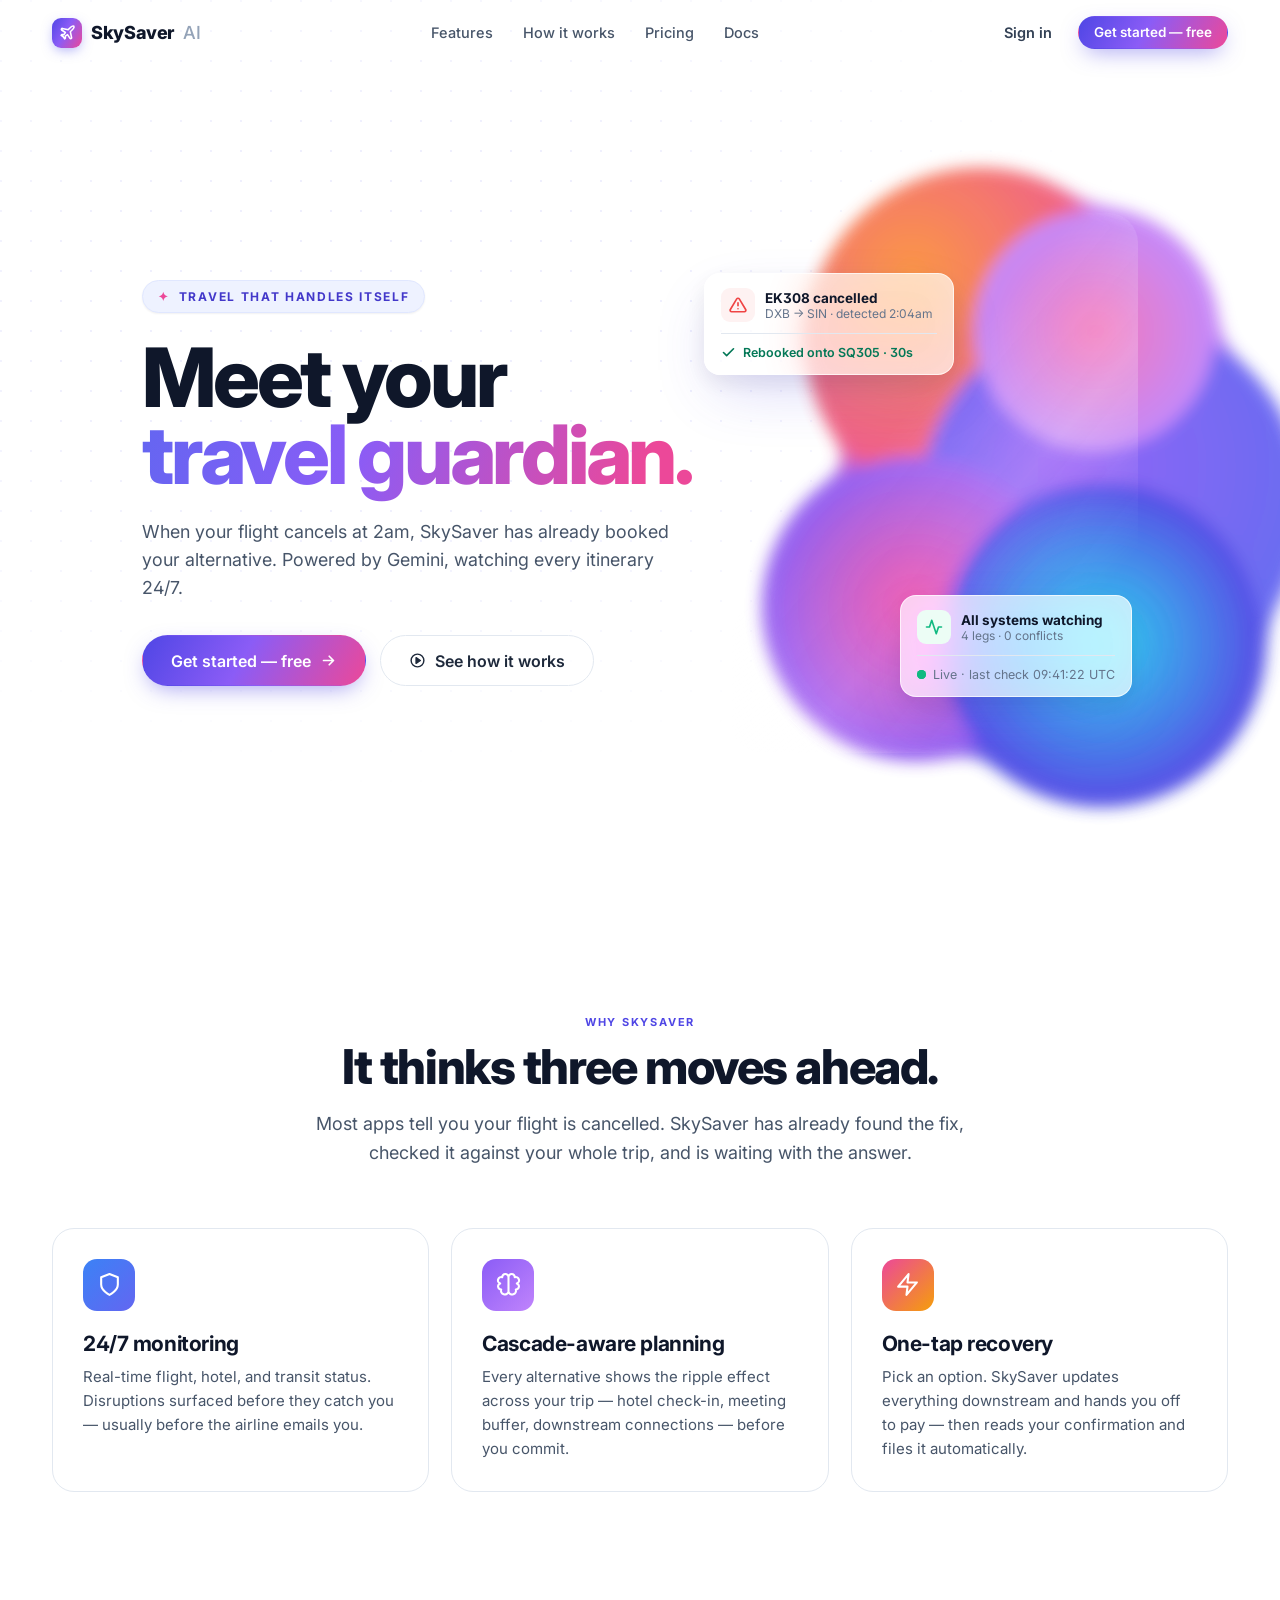
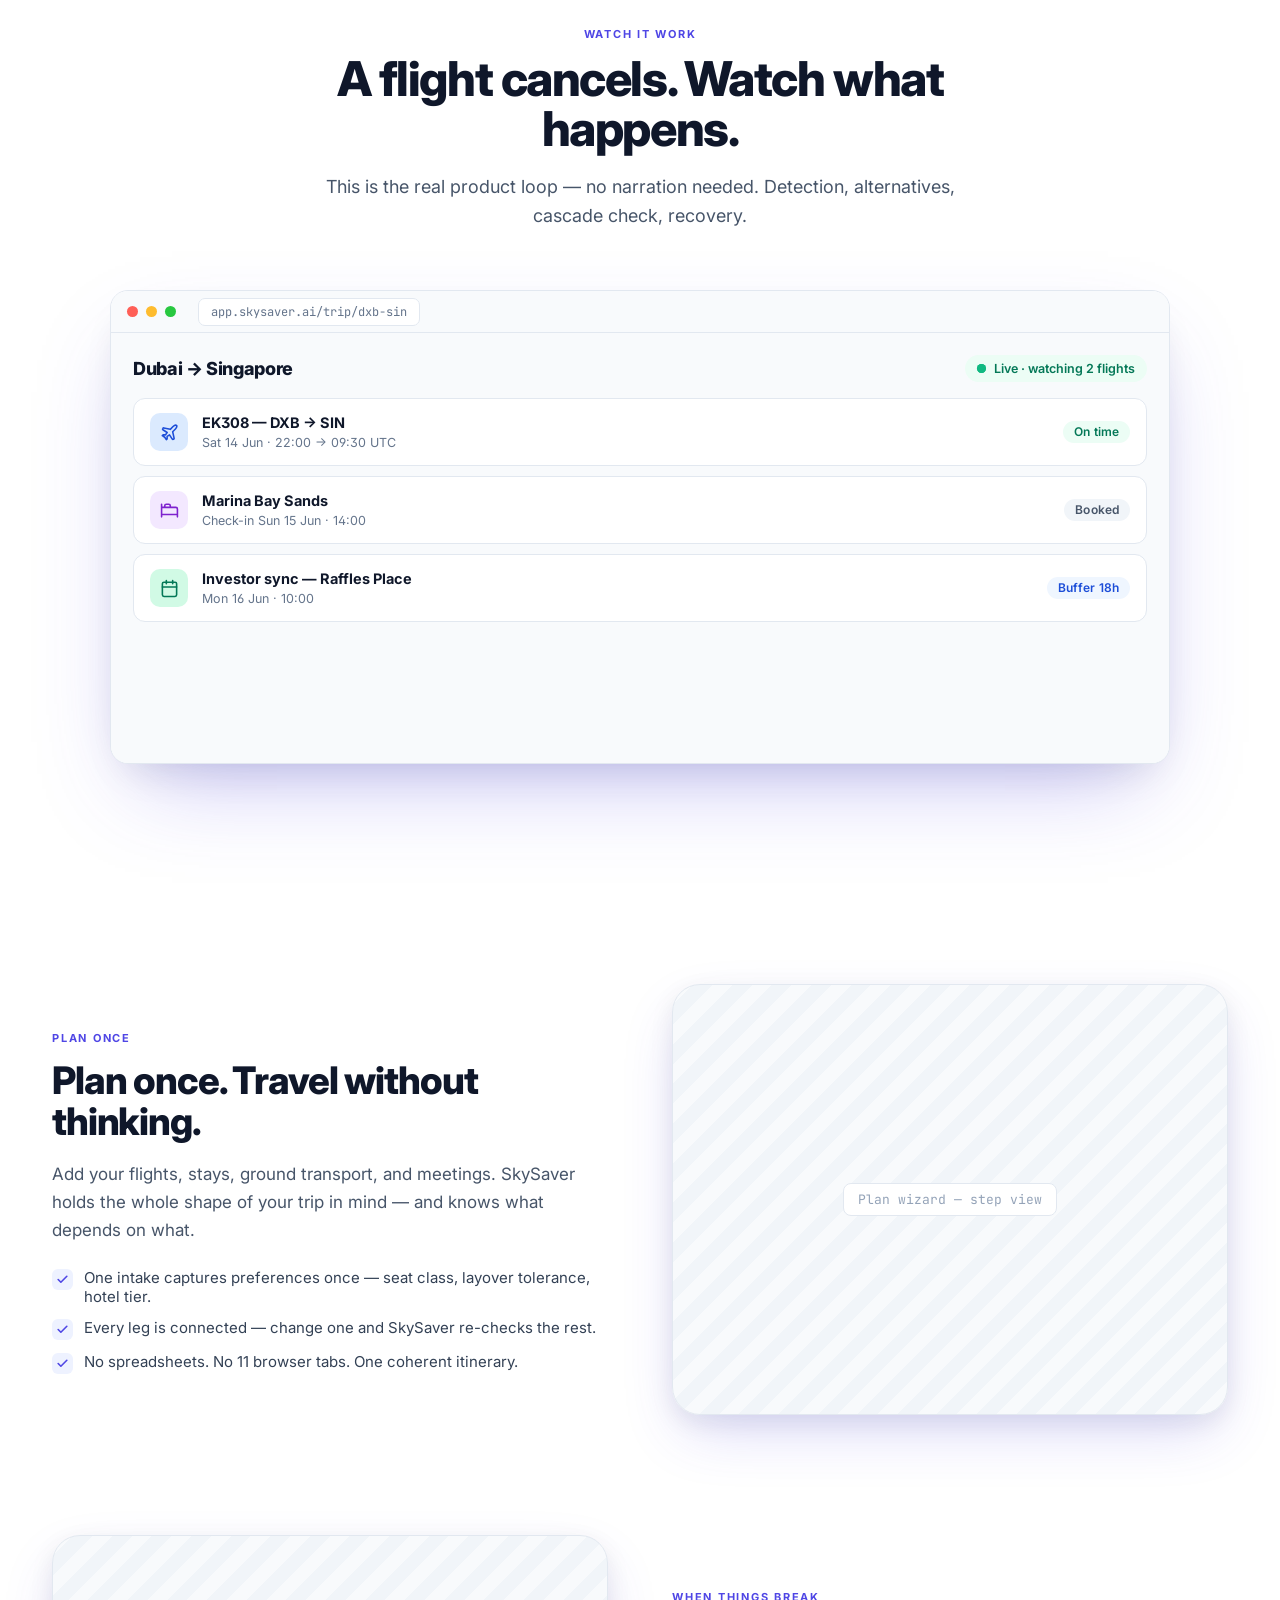
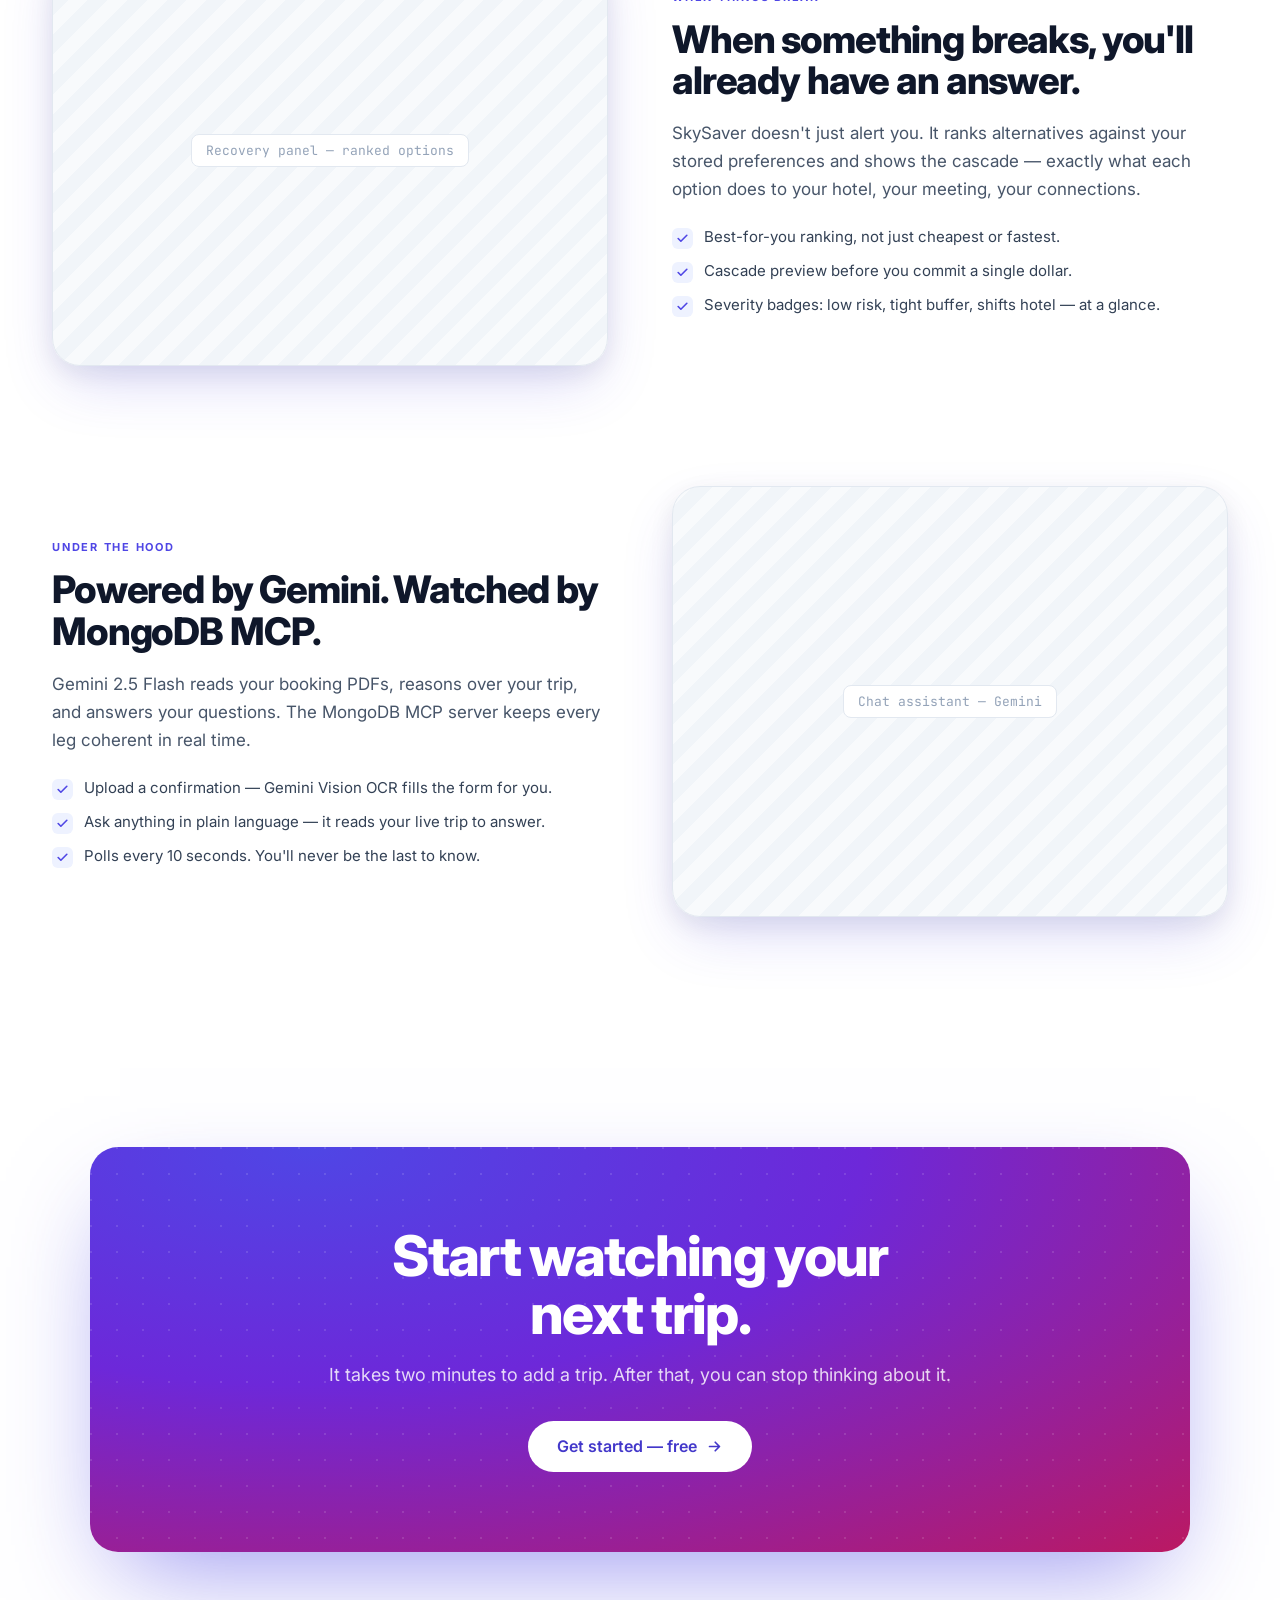
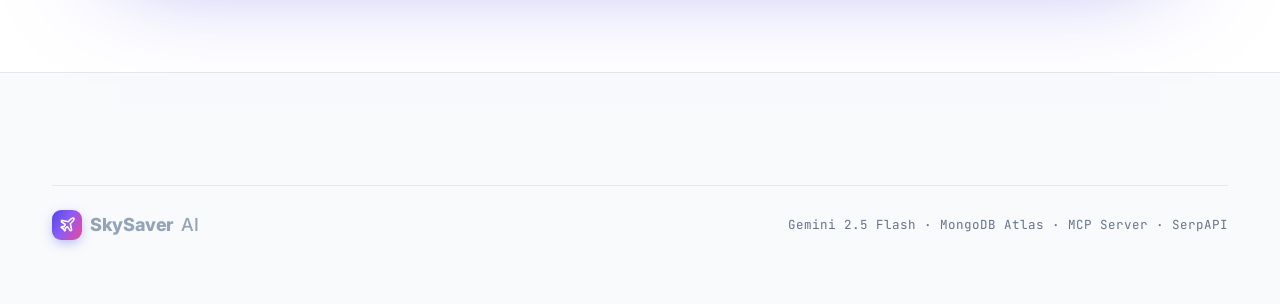
<file: frontend/index.html>
<!DOCTYPE html>
<html lang="en">
<head>
<meta charset="UTF-8" />
<meta name="viewport" content="width=device-width, initial-scale=1.0" />
<title>SkySaver AI — Travel that handles itself</title>
<link rel="stylesheet" href="styles/tokens.css" />
<style>
  body { background: #fff; overflow-x: hidden; }
  .wrap { max-width: 1240px; margin: 0 auto; padding: 0 32px; }
  a { color: inherit; }

  /* ============ NAV ============ */
  .nav {
    position: fixed; top: 0; left: 0; right: 0; z-index: 100;
    height: 66px; display: flex; align-items: center;
    transition: background .3s var(--ease), box-shadow .3s var(--ease), border-color .3s var(--ease);
    border-bottom: 1px solid transparent;
  }
  .nav.scrolled {
    background: rgba(255,255,255,.82); backdrop-filter: saturate(180%) blur(18px);
    border-bottom: 1px solid var(--slate-200); box-shadow: 0 1px 0 rgba(15,23,42,.02);
  }
  .nav .wrap { display:flex; align-items:center; justify-content:space-between; width:100%; }
  .brand { display:flex; align-items:center; gap:9px; font-weight:800; font-size:18px; letter-spacing:-.02em; text-decoration:none; }
  .brand .mark {
    width:30px; height:30px; border-radius:9px; background: var(--grad-brand);
    display:grid; place-items:center; box-shadow: 0 4px 12px -2px rgba(99,102,241,.5);
  }
  .brand .mark svg { width:17px; height:17px; color:#fff; }
  .nav-links { display:flex; gap:30px; }
  .nav-links a { text-decoration:none; font-size:14.5px; font-weight:500; color: var(--slate-600); transition: color .2s; }
  .nav-links a:hover { color: var(--slate-900); }
  .nav-right { display:flex; align-items:center; gap:12px; }
  .nav-right .signin { font-size:14.5px; font-weight:600; color: var(--slate-700); text-decoration:none; padding:9px 14px; border-radius:var(--r-full); transition: background .2s; }
  .nav-right .signin:hover { background: var(--slate-100); }

  /* ============ HERO ============ */
  .hero { position: relative; min-height: 100vh; display:flex; align-items:center; padding-top: 66px; overflow:hidden; }
  .hero-grid-bg {
    position:absolute; inset:0;
    background-image: radial-gradient(circle at 1px 1px, rgba(99,102,241,.10) 1px, transparent 0);
    background-size: 30px 30px;
    -webkit-mask-image: radial-gradient(ellipse 80% 70% at 30% 35%, #000 30%, transparent 75%);
    mask-image: radial-gradient(ellipse 80% 70% at 30% 35%, #000 30%, transparent 75%);
  }
  .hero .wrap { position:relative; z-index:2; display:grid; grid-template-columns: 1.15fr .85fr; gap: 40px; align-items:center; }

  .hero-pill {
    display:inline-flex; align-items:center; gap:9px;
    background: var(--indigo-50); color: var(--indigo-700);
    border:1px solid var(--indigo-100); font-size:12px; font-weight:700;
    letter-spacing:.14em; text-transform:uppercase; padding:8px 15px; border-radius:var(--r-full);
    box-shadow: var(--sh-xs); white-space:nowrap;
  }
  .hero-pill .spark { color: var(--pink-500); }
  h1.hero-h1 {
    font-size: clamp(48px, 6.4vw, 86px); line-height: .95; letter-spacing: -.04em;
    font-weight: 800; margin: 26px 0 0; color: var(--slate-900);
  }
  .hero-sub { font-size: clamp(17px,1.4vw,21px); line-height:1.55; color: var(--slate-600); max-width: 540px; margin: 24px 0 0; }
  .hero-cta { display:flex; gap:14px; margin-top: 34px; flex-wrap:wrap; }
  .metric-strip {
    margin-top: 40px; display:flex; gap:0; align-items:stretch;
    border:1px solid var(--slate-200); border-radius: var(--r-lg); overflow:hidden;
    background: rgba(255,255,255,.6); backdrop-filter: blur(6px); box-shadow: var(--sh-sm); width: fit-content;
  }
  .metric-strip .m { padding: 14px 22px; }
  .metric-strip .m + .m { border-left: 1px solid var(--slate-200); }
  .metric-strip .m b { display:block; font-size:21px; font-weight:800; letter-spacing:-.02em; color: var(--slate-900); }
  .metric-strip .m span { font-size:12.5px; color: var(--slate-500); }

  /* ---- flowing ribbon ---- */
  .ribbon-stage { position: relative; height: 540px; }
  .ribbon-frame {
    position:absolute; inset:-10% -30% -10% -5%;
    filter: url(#goo) blur(8px);
    opacity:.95;
  }
  .blob { position:absolute; border-radius:50%; mix-blend-mode: normal; will-change: transform; }
  .b1 { width:340px; height:340px; background: radial-gradient(circle at 30% 30%, #FB923C, #EC4899 70%); top:2%; left:18%; animation: float1 11s var(--ease) infinite alternate; }
  .b2 { width:380px; height:380px; background: radial-gradient(circle at 40% 40%, #8B5CF6, #6366F1 72%); top:24%; left:38%; animation: float2 13s var(--ease) infinite alternate; }
  .b3 { width:300px; height:300px; background: radial-gradient(circle at 50% 50%, #EC4899, #8B5CF6 72%); top:46%; left:10%; animation: float3 9.5s var(--ease) infinite alternate; }
  .b4 { width:320px; height:320px; background: radial-gradient(circle at 50% 50%, #22D3EE, #4F46E5 70%); top:50%; left:42%; animation: float4 12s var(--ease) infinite alternate; }
  .b5 { width:240px; height:240px; background: radial-gradient(circle at 50% 50%, #F472B6, #C084FC 72%); top:8%; left:48%; animation: float1 10s var(--ease) infinite alternate-reverse; }
  @keyframes float1 { to { transform: translate(-50px, 60px) scale(1.12); } }
  @keyframes float2 { to { transform: translate(40px, -50px) scale(.9); } }
  @keyframes float3 { to { transform: translate(60px, 40px) scale(1.15); } }
  @keyframes float4 { to { transform: translate(-40px, -60px) scale(.95); } }
  .ribbon-sheen {
    position:absolute; inset:0; border-radius: 30px; pointer-events:none;
    background: linear-gradient(130deg, rgba(255,255,255,.0) 40%, rgba(255,255,255,.25) 60%, transparent 80%);
    mix-blend-mode: overlay;
  }

  /* floating glass status card over ribbon */
  .float-card {
    position:absolute; z-index:3; background: rgba(255,255,255,.72);
    backdrop-filter: blur(20px) saturate(180%); border:1px solid rgba(255,255,255,.7);
    border-radius: var(--r-lg); box-shadow: var(--sh-lg); padding:14px 16px;
  }
  .fc-1 { top: 60px; left: -28px; width: 250px; animation: bob 6s var(--ease) infinite alternate; }
  .fc-2 { bottom: 56px; right: 6px; width: 232px; animation: bob 7s var(--ease) infinite alternate-reverse; }
  @keyframes bob { to { transform: translateY(-12px); } }
  .fc-row { display:flex; align-items:center; gap:10px; }
  .fc-ic { width:34px; height:34px; border-radius:9px; display:grid; place-items:center; flex-shrink:0; }
  .fc-ic svg { width:18px; height:18px; }
  .fc-title { font-size:13.5px; font-weight:700; color: var(--slate-900); }
  .fc-sub { font-size:12px; color: var(--slate-500); }
  .fc-line { height:1px; background: var(--slate-200); margin:11px 0; }
  .fc-resolved { display:flex; align-items:center; gap:7px; font-size:12.5px; font-weight:600; color:#047857; }

  /* ============ SECTION SCAFFOLD ============ */
  section { position: relative; }
  .sec-pad { padding: 110px 0; }
  .reveal { opacity:0; transform: translateY(22px); transition: opacity .7s var(--ease), transform .7s var(--ease); }
  .reveal.in { opacity:1; transform:none; }
  .sec-head { text-align:center; max-width: 680px; margin: 0 auto 60px; }
  .sec-head h2 { font-size: clamp(34px,4vw,48px); letter-spacing:-.03em; font-weight:800; margin: 12px 0 0; line-height:1.05; }
  .sec-head p { font-size:18px; color: var(--slate-600); line-height:1.6; margin: 18px 0 0; }

  /* ---- logo strip ---- */
  .logos { padding: 46px 0 10px; }
  .logos p { text-align:center; font-size:12.5px; letter-spacing:.14em; text-transform:uppercase; color: var(--slate-400); font-weight:600; margin:0 0 26px; }
  .logo-row { display:flex; justify-content:space-between; align-items:center; gap:24px; flex-wrap:wrap; opacity:.62; filter: grayscale(1); }
  .logo-row .lg { font-weight:800; font-size:19px; letter-spacing:-.02em; color: var(--slate-500); display:flex; align-items:center; gap:7px; }
  .logo-row .lg svg { width:20px; height:20px; }

  /* ---- feature triad ---- */
  .triad { display:grid; grid-template-columns: repeat(3,1fr); gap:22px; }
  .feat {
    background:#fff; border:1px solid var(--slate-200); border-radius: var(--r-xl); padding: 30px;
    transition: transform .3s var(--ease), box-shadow .3s var(--ease), border-color .3s var(--ease);
  }
  .feat:hover { transform: translateY(-3px); box-shadow: var(--sh-glow); border-color: var(--indigo-100); }
  .feat-ic { width:52px; height:52px; border-radius: 14px; display:grid; place-items:center; margin-bottom:20px; }
  .feat-ic svg { width:25px; height:25px; color:#fff; }
  .feat h3 { font-size:21px; letter-spacing:-.02em; margin:0 0 9px; font-weight:700; }
  .feat p { font-size:15px; line-height:1.6; color: var(--slate-600); margin:0; }

  /* ---- product demo ---- */
  .demo-frame {
    max-width: 1060px; margin: 0 auto; border-radius: 18px; overflow:hidden;
    border:1px solid var(--slate-200); background:#fff;
    box-shadow: 0 40px 90px -30px rgba(79,70,229,.35), 0 18px 40px -20px rgba(15,23,42,.18);
  }
  .demo-bar { height:42px; background: var(--slate-50); border-bottom:1px solid var(--slate-200); display:flex; align-items:center; padding:0 16px; gap:8px; }
  .demo-bar .dot { width:11px; height:11px; border-radius:50%; }
  .demo-url { margin-left: 14px; background:#fff; border:1px solid var(--slate-200); border-radius:7px; font-size:12px; color: var(--slate-500); padding:5px 12px; font-family: var(--font-mono); }
  .demo-body { position:relative; min-height: 430px; background: var(--slate-50); padding: 22px; overflow:hidden; }

  .dm-head { display:flex; align-items:center; justify-content:space-between; margin-bottom:16px; }
  .dm-title { font-weight:800; font-size:18px; letter-spacing:-.02em; }
  .dm-live { display:flex; align-items:center; gap:8px; font-size:12.5px; font-weight:600; color:#047857; background: var(--emerald-50); padding:6px 12px; border-radius: var(--r-full); }
  .leg {
    background:#fff; border:1px solid var(--slate-200); border-radius: var(--r-md); padding:14px 16px; margin-bottom:10px;
    display:flex; align-items:center; gap:14px; transition: all .4s var(--ease);
  }
  .leg .lic { width:38px; height:38px; border-radius:10px; display:grid; place-items:center; flex-shrink:0; }
  .leg .lic svg { width:19px; height:19px; }
  .leg .lt { flex:1; }
  .leg .lt b { font-size:14.5px; display:block; }
  .leg .lt span { font-size:12.5px; color: var(--slate-500); }

  .dm-alert {
    position:absolute; left:22px; right:22px; top:-120px; z-index:5;
    background: linear-gradient(120deg, #FEF2F2, #FEE2E2); border:1px solid #FCA5A5;
    border-radius: var(--r-md); padding:14px 16px; display:flex; align-items:center; gap:13px;
    box-shadow: 0 14px 30px -8px rgba(239,68,68,.4); opacity:0; transition: all .5s var(--ease);
  }
  .dm-alert.show { top:22px; opacity:1; }
  .dm-alert .sic { width:38px; height:38px; border-radius:10px; background:#EF4444; color:#fff; display:grid; place-items:center; flex-shrink:0; }
  .dm-alert .sic svg { width:20px; height:20px; animation: spin 3s linear infinite; }
  @keyframes spin { to { transform: rotate(360deg); } }
  .dm-alert b { font-size:14px; color:#991B1B; display:block; }
  .dm-alert span { font-size:12.5px; color:#B91C1C; }

  .dm-options { position:absolute; left:22px; right:22px; top:104px; z-index:4; opacity:0; transition: opacity .5s var(--ease); }
  .dm-options.show { opacity:1; }
  .opt {
    background:#fff; border:1px solid var(--slate-200); border-radius: var(--r-md); padding:13px 15px; margin-bottom:9px;
    display:flex; align-items:center; gap:14px; transform: translateY(14px); opacity:0;
    transition: all .45s var(--ease), border-color .25s, box-shadow .25s;
  }
  .dm-options.show .opt { transform:none; opacity:1; }
  .dm-options.show .opt:nth-child(2){ transition-delay:.08s; }
  .dm-options.show .opt:nth-child(3){ transition-delay:.16s; }
  .opt.picked { border-color: var(--indigo-500); box-shadow: 0 0 0 3px rgba(99,102,241,.16); }
  .opt .oair { font-weight:700; font-size:14.5px; flex:1; }
  .opt .oprice { font-weight:800; font-size:17px; letter-spacing:-.02em; }
  .opt .ometa { font-size:12px; color: var(--slate-500); }

  .dm-recovered {
    position:absolute; inset:0; background: rgba(248,250,252,.86); backdrop-filter: blur(3px);
    display:grid; place-items:center; opacity:0; pointer-events:none; transition: opacity .5s var(--ease); z-index:6;
  }
  .dm-recovered.show { opacity:1; }
  .rec-card { text-align:center; }
  .rec-check { width:72px; height:72px; border-radius:50%; background: var(--emerald-500); display:grid; place-items:center; margin:0 auto 18px; box-shadow: 0 16px 40px -10px rgba(16,185,129,.6); animation: pop .5s var(--ease); }
  @keyframes pop { 0% { transform: scale(.4); opacity:0; } 100% { transform: scale(1); opacity:1; } }
  .rec-check svg { width:38px; height:38px; color:#fff; }
  .rec-card b { font-size:22px; letter-spacing:-.02em; display:block; }
  .rec-card span { font-size:14px; color: var(--slate-600); }

  /* ---- alternating long-form ---- */
  .lf { display:grid; grid-template-columns: 1fr 1fr; gap:64px; align-items:center; }
  .lf.rev .lf-text { order:2; }
  .lf + .lf { margin-top: 120px; }
  .lf-text h3 { font-size: clamp(28px,3vw,38px); letter-spacing:-.03em; font-weight:800; line-height:1.08; margin:14px 0 0; }
  .lf-text p { font-size:17px; line-height:1.65; color: var(--slate-600); margin:18px 0 0; }
  .lf-text ul { list-style:none; padding:0; margin:24px 0 0; display:flex; flex-direction:column; gap:12px; }
  .lf-text li { display:flex; align-items:flex-start; gap:11px; font-size:15px; color: var(--slate-700); }
  .lf-text li .ck { width:21px; height:21px; border-radius:6px; background: var(--indigo-50); color: var(--indigo-600); display:grid; place-items:center; flex-shrink:0; margin-top:1px; }
  .lf-text li .ck svg { width:13px; height:13px; }
  .lf-visual { border-radius: var(--r-2xl); overflow:hidden; border:1px solid var(--slate-200); box-shadow: var(--sh-lg); aspect-ratio: 4/3.1; position:relative; }

  /* ---- big quote ---- */
  .quote-card {
    max-width: 920px; margin:0 auto; background: linear-gradient(135deg, #faf5ff, #eef2ff);
    border:1px solid var(--indigo-100); border-radius: var(--r-2xl); padding: 56px; text-align:center; position:relative; overflow:hidden;
  }
  .quote-card .qmark { font-size:120px; font-weight:800; color: var(--violet-400); opacity:.32; position:absolute; top:-10px; left:34px; font-family:Georgia,serif; line-height:1; }
  .quote-card blockquote { font-size: clamp(22px,2.4vw,30px); line-height:1.4; letter-spacing:-.02em; font-weight:600; font-style:italic; color: var(--slate-800); margin:0; position:relative; z-index:1; }
  .quote-by { display:flex; align-items:center; justify-content:center; gap:13px; margin-top:30px; }
  .quote-av { width:46px; height:46px; border-radius:50%; background: var(--grad-brand); display:grid; place-items:center; color:#fff; font-weight:700; }
  .quote-by .qn b { display:block; font-size:15px; }
  .quote-by .qn span { font-size:13px; color: var(--slate-500); }

  /* ---- pricing ---- */
  .price-grid { display:grid; grid-template-columns: repeat(3,1fr); gap:22px; align-items:stretch; }
  .price {
    background:#fff; border:1px solid var(--slate-200); border-radius: var(--r-2xl); padding: 32px; display:flex; flex-direction:column;
    transition: transform .3s var(--ease), box-shadow .3s var(--ease);
  }
  .price:hover { transform: translateY(-4px); box-shadow: var(--sh-lg); }
  .price.feature { border:1.5px solid transparent; background:
     linear-gradient(#fff,#fff) padding-box,
     var(--grad-brand) border-box; box-shadow: var(--sh-glow); position:relative; }
  .price.feature::before { content:'MOST POPULAR'; position:absolute; top:-11px; left:50%; transform:translateX(-50%); background: var(--grad-brand); color:#fff; font-size:10.5px; font-weight:700; letter-spacing:.12em; padding:5px 13px; border-radius: var(--r-full); }
  .price .pname { font-size:14px; font-weight:700; letter-spacing:.02em; color: var(--indigo-600); }
  .price .pprice { font-size:46px; font-weight:800; letter-spacing:-.03em; margin:14px 0 2px; }
  .price .pprice small { font-size:16px; font-weight:600; color: var(--slate-400); }
  .price .pdesc { font-size:14px; color: var(--slate-500); min-height:40px; }
  .price ul { list-style:none; padding:0; margin:22px 0; display:flex; flex-direction:column; gap:12px; flex:1; }
  .price li { display:flex; gap:10px; align-items:flex-start; font-size:14.5px; color: var(--slate-700); }
  .price li svg { width:17px; height:17px; color: var(--emerald-500); flex-shrink:0; margin-top:2px; }

  /* ---- final CTA ---- */
  .final-cta { padding: 120px 32px; }
  .fc-box {
    max-width: 1100px; margin:0 auto; border-radius: var(--r-2xl); padding: 80px 48px; text-align:center; position:relative; overflow:hidden;
    background: radial-gradient(120% 140% at 20% 0%, #4F46E5 0%, #6D28D9 42%, #BE185D 100%);
    box-shadow: 0 40px 100px -30px rgba(79,70,229,.6);
  }
  .fc-box .glow { position:absolute; inset:0; background-image: radial-gradient(circle at 1px 1px, rgba(255,255,255,.12) 1px, transparent 0); background-size:26px 26px; }
  .fc-box h2 { color:#fff; font-size: clamp(34px,4.4vw,56px); letter-spacing:-.03em; font-weight:800; line-height:1.04; margin:0; position:relative; }
  .fc-box p { color: rgba(255,255,255,.82); font-size:18px; margin:20px 0 36px; position:relative; }
  .btn-white { background:#fff; color: var(--indigo-700); }
  .btn-white:hover { transform: translateY(-2px); box-shadow: 0 16px 40px -10px rgba(0,0,0,.3); }

  /* ---- footer ---- */
  footer { border-top:1px solid var(--slate-200); padding: 64px 0 40px; background: var(--slate-50); }
  .foot-grid { display:grid; grid-template-columns: 1.6fr repeat(4,1fr); gap:40px; }
  .foot-brand p { font-size:14px; color: var(--slate-500); line-height:1.6; margin:16px 0 20px; max-width:260px; }
  .foot-soc { display:flex; gap:10px; }
  .foot-soc a { width:36px; height:36px; border-radius:9px; border:1px solid var(--slate-200); display:grid; place-items:center; color: var(--slate-500); transition: all .2s; background:#fff; }
  .foot-soc a:hover { color: var(--indigo-600); border-color: var(--indigo-200); transform: translateY(-2px); }
  .foot-soc a svg { width:17px; height:17px; }
  .foot-col h4 { font-size:13px; font-weight:700; letter-spacing:.04em; text-transform:uppercase; color: var(--slate-400); margin:0 0 16px; }
  .foot-col a { display:block; font-size:14.5px; color: var(--slate-600); text-decoration:none; margin-bottom:11px; transition: color .2s; }
  .foot-col a:hover { color: var(--indigo-600); }
  .foot-bottom { display:flex; justify-content:space-between; align-items:center; margin-top:48px; padding-top:24px; border-top:1px solid var(--slate-200); font-size:13px; color: var(--slate-400); }

  @media (max-width: 980px) {
    .hero .wrap { grid-template-columns: 1fr; } .ribbon-stage { display:none; }
    .triad, .price-grid { grid-template-columns: 1fr; }
    .lf { grid-template-columns: 1fr; } .lf.rev .lf-text { order:0; }
    .nav-links { display:none; } .foot-grid { grid-template-columns: 1fr 1fr; }
  }
</style>
</head>
<body>

<!-- SVG filters for the flowing ribbon -->
<svg width="0" height="0" style="position:absolute">
  <defs>
    <filter id="goo">
      <feGaussianBlur in="SourceGraphic" stdDeviation="18" result="blur"/>
      <feColorMatrix in="blur" mode="matrix" values="1 0 0 0 0  0 1 0 0 0  0 0 1 0 0  0 0 0 22 -8" result="goo"/>
      <feBlend in="SourceGraphic" in2="goo"/>
    </filter>
  </defs>
</svg>

<!-- ============ NAV ============ -->
<nav class="nav" id="nav">
  <div class="wrap">
    <a class="brand" href="/index.html">
      <span class="mark"><svg viewBox="0 0 24 24" fill="none" stroke="currentColor" stroke-width="2.2" stroke-linecap="round" stroke-linejoin="round"><path d="M17.8 19.2 16 11l3.5-3.5C21 6 21.5 4 21 3c-1-.5-3 0-4.5 1.5L13 8 4.8 6.2c-.5-.1-.9.1-1.1.5l-.3.5c-.2.5-.1 1 .3 1.3L9 12l-2 3H4l-1 1 3 2 2 3 1-1v-3l3-2 3.5 5.3c.3.4.8.5 1.3.3l.5-.2c.4-.3.6-.7.5-1.2z"/></svg></span>
      SkySaver <span style="font-weight:500;color:var(--slate-400)">AI</span>
    </a>
    <div class="nav-links">
      <a href="#features">Features</a>
      <a href="#how">How it works</a>
      <a href="#pricing">Pricing</a>
      <a href="/auth.html">Docs</a>
    </div>
    <div class="nav-right">
      <a class="signin" href="/auth.html">Sign in</a>
      <a class="btn btn-primary btn-sm" href="/auth.html">Get started — free</a>
    </div>
  </div>
</nav>

<!-- ============ HERO ============ -->
<header class="hero">
  <div class="hero-grid-bg"></div>
  <div class="wrap">
    <div class="hero-left">
      <span class="hero-pill"><span class="spark">✦</span> Travel that handles itself</span>
      <h1 class="hero-h1">Meet your<br><span class="grad-text">travel guardian.</span></h1>
      <p class="hero-sub">When your flight cancels at 2am, SkySaver has already booked your alternative. Powered by Gemini, watching every itinerary 24/7.</p>
      <div class="hero-cta">
        <a class="btn btn-primary btn-lg" href="/auth.html">Get started — free
          <svg viewBox="0 0 24 24" width="17" fill="none" stroke="currentColor" stroke-width="2.4" stroke-linecap="round" stroke-linejoin="round"><path d="M5 12h14M13 6l6 6-6 6"/></svg>
        </a>
        <a class="btn btn-ghost btn-lg" href="#how">
          <svg viewBox="0 0 24 24" width="17" fill="none" stroke="currentColor" stroke-width="2" stroke-linecap="round" stroke-linejoin="round"><circle cx="12" cy="12" r="9"/><path d="M10 8l6 4-6 4z" fill="currentColor"/></svg>
          See how it works</a>
      </div>
    </div>

    <div class="ribbon-stage">
      <div class="ribbon-frame">
        <div class="blob b1"></div><div class="blob b2"></div><div class="blob b3"></div><div class="blob b4"></div><div class="blob b5"></div>
      </div>
      <div class="ribbon-sheen"></div>

      <div class="float-card fc-1">
        <div class="fc-row">
          <div class="fc-ic" style="background:var(--red-50);color:var(--red-500)">
            <svg viewBox="0 0 24 24" fill="none" stroke="currentColor" stroke-width="2.2" stroke-linecap="round"><path d="M10.3 3.9 1.8 18a2 2 0 0 0 1.7 3h17a2 2 0 0 0 1.7-3L13.7 3.9a2 2 0 0 0-3.4 0z"/><path d="M12 9v4M12 17h.01"/></svg>
          </div>
          <div><div class="fc-title">EK308 cancelled</div><div class="fc-sub">DXB → SIN · detected 2:04am</div></div>
        </div>
        <div class="fc-line"></div>
        <div class="fc-resolved">
          <svg viewBox="0 0 24 24" width="15" fill="none" stroke="currentColor" stroke-width="2.6" stroke-linecap="round" stroke-linejoin="round"><path d="M20 6 9 17l-5-5"/></svg>
          Rebooked onto SQ305 · 30s
        </div>
      </div>

      <div class="float-card fc-2">
        <div class="fc-row">
          <div class="fc-ic" style="background:var(--emerald-50);color:var(--emerald-500)">
            <svg viewBox="0 0 24 24" fill="none" stroke="currentColor" stroke-width="2.2" stroke-linecap="round" stroke-linejoin="round"><path d="M22 12h-4l-3 9L9 3l-3 9H2"/></svg>
          </div>
          <div><div class="fc-title">All systems watching</div><div class="fc-sub">4 legs · 0 conflicts</div></div>
        </div>
        <div class="fc-line"></div>
        <div style="display:flex;align-items:center;gap:7px;font-size:12.5px;color:var(--slate-500)">
          <span class="ping"><i></i></span> Live · last check 09:41:22 UTC
        </div>
      </div>
    </div>
  </div>
</header>


<!-- ============ FEATURES ============ -->
<section class="sec-pad" id="features">
  <div class="wrap">
    <div class="sec-head reveal">
      <span class="eyebrow">Why SkySaver</span>
      <h2>It thinks three moves ahead.</h2>
      <p>Most apps tell you your flight is cancelled. SkySaver has already found the fix, checked it against your whole trip, and is waiting with the answer.</p>
    </div>
    <div class="triad">
      <div class="feat reveal">
        <div class="feat-ic" style="background:linear-gradient(135deg,#3B82F6,#6366F1)">
          <svg viewBox="0 0 24 24" fill="none" stroke="currentColor" stroke-width="2" stroke-linecap="round" stroke-linejoin="round"><path d="M12 22s8-4 8-10V5l-8-3-8 3v7c0 6 8 10 8 10z"/></svg>
        </div>
        <h3>24/7 monitoring</h3>
        <p>Real-time flight, hotel, and transit status. Disruptions surfaced before they catch you — usually before the airline emails you.</p>
      </div>
      <div class="feat reveal">
        <div class="feat-ic" style="background:linear-gradient(135deg,#8B5CF6,#C084FC)">
          <svg viewBox="0 0 24 24" fill="none" stroke="currentColor" stroke-width="2" stroke-linecap="round" stroke-linejoin="round"><path d="M12 5a3 3 0 1 0-5.99.1A3 3 0 0 0 4 11a3 3 0 0 0 1 5.83A3 3 0 0 0 12 19m0-14a3 3 0 1 1 5.99.1A3 3 0 0 1 20 11a3 3 0 0 1-1 5.83A3 3 0 0 1 12 19m0-14v14"/></svg>
        </div>
        <h3>Cascade-aware planning</h3>
        <p>Every alternative shows the ripple effect across your trip — hotel check-in, meeting buffer, downstream connections — before you commit.</p>
      </div>
      <div class="feat reveal">
        <div class="feat-ic" style="background:linear-gradient(135deg,#EC4899,#F59E0B)">
          <svg viewBox="0 0 24 24" fill="none" stroke="currentColor" stroke-width="2" stroke-linecap="round" stroke-linejoin="round"><path d="M13 2 3 14h9l-1 8 10-12h-9z"/></svg>
        </div>
        <h3>One-tap recovery</h3>
        <p>Pick an option. SkySaver updates everything downstream and hands you off to pay — then reads your confirmation and files it automatically.</p>
      </div>
    </div>
  </div>
</section>

<!-- ============ PRODUCT DEMO ============ -->
<section class="sec-pad" id="how" style="padding-top:20px;">
  <div class="wrap">
    <div class="sec-head reveal">
      <span class="eyebrow">Watch it work</span>
      <h2>A flight cancels. Watch what happens.</h2>
      <p>This is the real product loop — no narration needed. Detection, alternatives, cascade check, recovery.</p>
    </div>
    <div class="demo-frame reveal">
      <div class="demo-bar">
        <span class="dot" style="background:#FF5F57"></span><span class="dot" style="background:#FEBC2E"></span><span class="dot" style="background:#28C840"></span>
        <span class="demo-url">app.skysaver.ai/trip/dxb-sin</span>
      </div>
      <div class="demo-body" id="demoBody">
        <div class="dm-head">
          <div class="dm-title">Dubai → Singapore</div>
          <div class="dm-live"><span class="ping"><i></i></span> Live · watching 2 flights</div>
        </div>

        <div class="leg" id="leg1">
          <div class="lic" style="background:var(--flight-to);color:var(--flight-ink)"><svg viewBox="0 0 24 24" fill="none" stroke="currentColor" stroke-width="2" stroke-linecap="round" stroke-linejoin="round"><path d="M17.8 19.2 16 11l3.5-3.5C21 6 21.5 4 21 3c-1-.5-3 0-4.5 1.5L13 8 4.8 6.2c-.5-.1-.9.1-1.1.5l-.3.5c-.2.5-.1 1 .3 1.3L9 12l-2 3H4l-1 1 3 2 2 3 1-1v-3l3-2 3.5 5.3c.3.4.8.5 1.3.3l.5-.2c.4-.3.6-.7.5-1.2z"/></svg></div>
          <div class="lt"><b>EK308 — DXB → SIN</b><span>Sat 14 Jun · 22:00 → 09:30 UTC</span></div>
          <span class="badge badge-success" id="leg1badge">On time</span>
        </div>
        <div class="leg">
          <div class="lic" style="background:var(--hotel-to);color:var(--hotel-ink)"><svg viewBox="0 0 24 24" fill="none" stroke="currentColor" stroke-width="2" stroke-linecap="round" stroke-linejoin="round"><path d="M2 4v16M2 8h18a2 2 0 0 1 2 2v10M2 17h20M6 8V6a2 2 0 0 1 2-2h3a2 2 0 0 1 2 2v2"/></svg></div>
          <div class="lt"><b>Marina Bay Sands</b><span>Check-in Sun 15 Jun · 14:00</span></div>
          <span class="badge badge-neutral">Booked</span>
        </div>
        <div class="leg">
          <div class="lic" style="background:var(--meeting-to);color:var(--meeting-ink)"><svg viewBox="0 0 24 24" fill="none" stroke="currentColor" stroke-width="2" stroke-linecap="round" stroke-linejoin="round"><rect x="3" y="4" width="18" height="18" rx="2"/><path d="M16 2v4M8 2v4M3 10h18"/></svg></div>
          <div class="lt"><b>Investor sync — Raffles Place</b><span>Mon 16 Jun · 10:00</span></div>
          <span class="badge badge-info">Buffer 18h</span>
        </div>

        <!-- injected states -->
        <div class="dm-alert" id="dmAlert">
          <div class="sic"><svg viewBox="0 0 24 24" fill="none" stroke="currentColor" stroke-width="2.2" stroke-linecap="round" stroke-linejoin="round"><path d="M18 8a6 6 0 0 0-12 0c0 7-3 9-3 9h18s-3-2-3-9M13.7 21a2 2 0 0 1-3.4 0"/></svg></div>
          <div style="flex:1"><b>EK308 cancelled by carrier</b><span>Searching Google Flights for alternatives that fit your trip…</span></div>
        </div>

        <div class="dm-options" id="dmOptions">
          <div class="opt" id="opt1"><div class="oair">Singapore Airlines · SQ305<div class="ometa">DXB → SIN · 7h 25m · nonstop</div></div><span class="badge badge-success">Low risk</span><div class="oprice">$540</div></div>
          <div class="opt"><div class="oair">Qatar Airways · QR1376<div class="ometa">DXB → DOH → SIN · 11h 10m · 1 stop</div></div><span class="badge badge-warn">Tight buffer</span><div class="oprice">$478</div></div>
          <div class="opt"><div class="oair">Emirates · EK354<div class="ometa">DXB → SIN · 7h 40m · nonstop</div></div><span class="badge badge-info">Shifts hotel</span><div class="oprice">$612</div></div>
        </div>

        <div class="dm-recovered" id="dmRecovered">
          <div class="rec-card">
            <div class="rec-check"><svg viewBox="0 0 24 24" fill="none" stroke="currentColor" stroke-width="3" stroke-linecap="round" stroke-linejoin="round"><path d="M20 6 9 17l-5-5"/></svg></div>
            <b>Rebooked onto SQ305</b>
            <span>Hotel shifted 2h later. Meeting still on time.</span>
          </div>
        </div>
      </div>
    </div>
  </div>
</section>

<!-- ============ LONG-FORM ============ -->
<section class="sec-pad">
  <div class="wrap">
    <div class="lf reveal">
      <div class="lf-text">
        <span class="eyebrow">Plan once</span>
        <h3>Plan once. Travel without thinking.</h3>
        <p>Add your flights, stays, ground transport, and meetings. SkySaver holds the whole shape of your trip in mind — and knows what depends on what.</p>
        <ul>
          <li><span class="ck"><svg viewBox="0 0 24 24" fill="none" stroke="currentColor" stroke-width="3" stroke-linecap="round" stroke-linejoin="round"><path d="M20 6 9 17l-5-5"/></svg></span> One intake captures preferences once — seat class, layover tolerance, hotel tier.</li>
          <li><span class="ck"><svg viewBox="0 0 24 24" fill="none" stroke="currentColor" stroke-width="3" stroke-linecap="round" stroke-linejoin="round"><path d="M20 6 9 17l-5-5"/></svg></span> Every leg is connected — change one and SkySaver re-checks the rest.</li>
          <li><span class="ck"><svg viewBox="0 0 24 24" fill="none" stroke="currentColor" stroke-width="3" stroke-linecap="round" stroke-linejoin="round"><path d="M20 6 9 17l-5-5"/></svg></span> No spreadsheets. No 11 browser tabs. One coherent itinerary.</li>
        </ul>
      </div>
      <div class="lf-visual" data-ph="Plan wizard — step view"></div>
    </div>

    <div class="lf rev reveal">
      <div class="lf-text">
        <span class="eyebrow">When things break</span>
        <h3>When something breaks, you'll already have an answer.</h3>
        <p>SkySaver doesn't just alert you. It ranks alternatives against your stored preferences and shows the cascade — exactly what each option does to your hotel, your meeting, your connections.</p>
        <ul>
          <li><span class="ck"><svg viewBox="0 0 24 24" fill="none" stroke="currentColor" stroke-width="3" stroke-linecap="round" stroke-linejoin="round"><path d="M20 6 9 17l-5-5"/></svg></span> Best-for-you ranking, not just cheapest or fastest.</li>
          <li><span class="ck"><svg viewBox="0 0 24 24" fill="none" stroke="currentColor" stroke-width="3" stroke-linecap="round" stroke-linejoin="round"><path d="M20 6 9 17l-5-5"/></svg></span> Cascade preview before you commit a single dollar.</li>
          <li><span class="ck"><svg viewBox="0 0 24 24" fill="none" stroke="currentColor" stroke-width="3" stroke-linecap="round" stroke-linejoin="round"><path d="M20 6 9 17l-5-5"/></svg></span> Severity badges: low risk, tight buffer, shifts hotel — at a glance.</li>
        </ul>
      </div>
      <div class="lf-visual" data-ph="Recovery panel — ranked options"></div>
    </div>

    <div class="lf reveal">
      <div class="lf-text">
        <span class="eyebrow">Under the hood</span>
        <h3>Powered by Gemini. Watched by MongoDB MCP.</h3>
        <p>Gemini 2.5 Flash reads your booking PDFs, reasons over your trip, and answers your questions. The MongoDB MCP server keeps every leg coherent in real time.</p>
        <ul>
          <li><span class="ck"><svg viewBox="0 0 24 24" fill="none" stroke="currentColor" stroke-width="3" stroke-linecap="round" stroke-linejoin="round"><path d="M20 6 9 17l-5-5"/></svg></span> Upload a confirmation — Gemini Vision OCR fills the form for you.</li>
          <li><span class="ck"><svg viewBox="0 0 24 24" fill="none" stroke="currentColor" stroke-width="3" stroke-linecap="round" stroke-linejoin="round"><path d="M20 6 9 17l-5-5"/></svg></span> Ask anything in plain language — it reads your live trip to answer.</li>
          <li><span class="ck"><svg viewBox="0 0 24 24" fill="none" stroke="currentColor" stroke-width="3" stroke-linecap="round" stroke-linejoin="round"><path d="M20 6 9 17l-5-5"/></svg></span> Polls every 10 seconds. You'll never be the last to know.</li>
        </ul>
      </div>
      <div class="lf-visual" data-ph="Chat assistant — Gemini"></div>
    </div>
  </div>
</section>


<!-- ============ FINAL CTA ============ -->
<section class="final-cta">
  <div class="fc-box reveal">
    <div class="glow"></div>
    <h2>Start watching your<br>next trip.</h2>
    <p>It takes two minutes to add a trip. After that, you can stop thinking about it.</p>
    <a class="btn btn-white btn-lg" href="/auth.html">Get started — free
      <svg viewBox="0 0 24 24" width="17" fill="none" stroke="currentColor" stroke-width="2.4" stroke-linecap="round" stroke-linejoin="round"><path d="M5 12h14M13 6l6 6-6 6"/></svg></a>
  </div>
</section>

<!-- ============ FOOTER ============ -->
<footer>
  <div class="wrap">
    <div class="foot-bottom" style="padding: 24px 0; display: flex; justify-content: space-between; align-items: center; flex-wrap: wrap; gap: 12px;">
      <a class="brand" href="/index.html" style="display: inline-flex; align-items: center; gap: 8px; text-decoration: none;">
        <span class="mark"><svg viewBox="0 0 24 24" fill="none" stroke="currentColor" stroke-width="2.2" stroke-linecap="round" stroke-linejoin="round" width="16" height="16"><path d="M17.8 19.2 16 11l3.5-3.5C21 6 21.5 4 21 3c-1-.5-3 0-4.5 1.5L13 8 4.8 6.2c-.5-.1-.9.1-1.1.5l-.3.5c-.2.5-.1 1 .3 1.3L9 12l-2 3H4l-1 1 3 2 2 3 1-1v-3l3-2 3.5 5.3c.3.4.8.5 1.3.3l.5-.2c.4-.3.6-.7.5-1.2z"/></svg></span>
        SkySaver <span style="font-weight:500;color:var(--slate-400)">AI</span>
      </a>
      <span class="mono" style="color: var(--slate-500); font-size: 12.5px;">Gemini 2.5 Flash · MongoDB Atlas · MCP Server · SerpAPI</span>
    </div>
  </div>
</footer>

<script>
  // nav scroll state
  const nav = document.getElementById('nav');
  addEventListener('scroll', () => nav.classList.toggle('scrolled', scrollY > 80), {passive:true});

  // reveal on scroll
  const io = new IntersectionObserver((es) => {
    es.forEach(e => { if (e.isIntersecting) { e.target.classList.add('in'); io.unobserve(e.target); } });
  }, {threshold:.14});
  document.querySelectorAll('.reveal').forEach(el => io.observe(el));

  // placeholder visuals (striped + label)
  document.querySelectorAll('.lf-visual[data-ph]').forEach(v => {
    v.style.background = 'repeating-linear-gradient(135deg,#F8FAFC,#F8FAFC 14px,#F1F5F9 14px,#F1F5F9 28px)';
    v.innerHTML = '<div style="position:absolute;inset:0;display:grid;place-items:center;"><span style="font-family:var(--font-mono);font-size:13px;color:var(--slate-400);background:#fff;padding:7px 14px;border-radius:8px;border:1px solid var(--slate-200)">'+v.dataset.ph+'</span></div>';
  });

  // ===== demo loop =====
  const alert = document.getElementById('dmAlert');
  const options = document.getElementById('dmOptions');
  const recovered = document.getElementById('dmRecovered');
  const leg1 = document.getElementById('leg1');
  const leg1badge = document.getElementById('leg1badge');
  const opt1 = document.getElementById('opt1');

  const legs = [...document.querySelectorAll('#demoBody .leg')];
  function resetDemo() {
    alert.classList.remove('show'); options.classList.remove('show');
    recovered.classList.remove('show'); opt1.classList.remove('picked');
    leg1.style.opacity = '1'; leg1.style.filter = 'none';
    legs.forEach(l => { l.style.transition='opacity .4s var(--ease)'; l.style.opacity='1'; });
    leg1badge.className = 'badge badge-success'; leg1badge.textContent = 'On time';
  }
  function runDemo() {
    resetDemo();
    setTimeout(() => { leg1badge.className='badge badge-danger'; leg1badge.textContent='Cancelled'; leg1.style.opacity='.5'; leg1.style.filter='grayscale(.4)'; }, 1600);
    setTimeout(() => alert.classList.add('show'), 1900);
    setTimeout(() => { options.classList.add('show'); legs.forEach((l,i) => { if(i>0) l.style.opacity='0'; }); }, 3400);
    setTimeout(() => opt1.classList.add('picked'), 6200);
    setTimeout(() => recovered.classList.add('show'), 7400);
    setTimeout(runDemo, 11500);
  }
  // start when demo enters view
  const demoIO = new IntersectionObserver((es) => {
    es.forEach(e => { if (e.isIntersecting) { runDemo(); demoIO.disconnect(); } });
  }, {threshold:.3});
  demoIO.observe(document.getElementById('demoBody'));
</script>

<template id="__bundler_thumbnail">
  <svg viewBox="0 0 100 100" xmlns="http://www.w3.org/2000/svg"><rect width="100" height="100" rx="20" fill="#4F46E5"/><path d="M68 64 62 42l9-9c4-4 5-9 4-11-3-1-7 0-11 4l-9 9-22-5c-1 0-2 0-3 1l-1 2c0 1 0 2 1 3l14 9-5 8h-8l-3 3 8 5 5 8 3-3v-8l8-5 9 14c1 1 2 1 3 1l2-1c1-1 1-2 1-3z" fill="#fff"/></svg>
</template>
</body>
</html>
</file>
<file: frontend/styles/tokens.css>
/* ============================================================
   SkySaver AI — Design Tokens
   "Travel that handles itself."
   ============================================================ */

@import url('https://fonts.googleapis.com/css2?family=Inter:opsz,wght@14..32,400;14..32,500;14..32,600;14..32,700;14..32,800;14..32,900&family=JetBrains+Mono:wght@400;500;600&display=swap');

:root {
  /* ---- Brand: indigo / violet / pink ---- */
  --indigo-700: #4338CA;
  --indigo-600: #4F46E5;
  --indigo-500: #6366F1;
  --indigo-100: #E0E7FF;
  --indigo-50:  #EEF2FF;
  --violet-500: #8B5CF6;
  --violet-400: #A78BFA;
  --pink-500:   #EC4899;
  --pink-400:   #F472B6;
  --purple-400: #C084FC;

  /* ---- Neutrals (cool slate) ---- */
  --slate-950: #020617;
  --slate-900: #0F172A;
  --slate-800: #1E293B;
  --slate-700: #334155;
  --slate-600: #475569;
  --slate-500: #64748B;
  --slate-400: #94A3B8;
  --slate-300: #CBD5E1;
  --slate-200: #E2E8F0;
  --slate-100: #F1F5F9;
  --slate-50:  #F8FAFC;
  --white:     #FFFFFF;

  /* ---- Semantic ---- */
  --emerald-500: #10B981;
  --emerald-50:  #ECFDF5;
  --blue-500:    #3B82F6;
  --blue-50:     #EFF6FF;
  --amber-500:   #F59E0B;
  --amber-50:    #FFFBEB;
  --red-500:     #EF4444;
  --red-600:     #DC2626;
  --red-50:      #FEF2F2;

  /* ---- Leg category accents ---- */
  --flight-from:#EFF6FF; --flight-to:#DBEAFE; --flight-border:#BFDBFE; --flight-ink:#1D4ED8;
  --hotel-from:#FAF5FF;  --hotel-to:#F3E8FF;  --hotel-border:#E9D5FF;  --hotel-ink:#7E22CE;
  --transport-from:#FFFBEB; --transport-to:#FEF3C7; --transport-border:#FDE68A; --transport-ink:#B45309;
  --meeting-from:#ECFDF5; --meeting-to:#D1FAE5; --meeting-border:#A7F3D0; --meeting-ink:#047857;

  /* ---- Gradients ---- */
  --grad-brand: linear-gradient(120deg, var(--indigo-600) 0%, var(--violet-500) 45%, var(--pink-500) 100%);
  --grad-brand-soft: linear-gradient(120deg, #6366F1 0%, #A78BFA 50%, #F472B6 100%);
  --grad-text: linear-gradient(110deg, #6366F1 0%, #8B5CF6 40%, #EC4899 90%);
  --grad-ribbon: linear-gradient(115deg, #FB923C 0%, #EC4899 28%, #8B5CF6 55%, #4F46E5 76%, #22D3EE 100%);
  --grad-rainbow: linear-gradient(90deg, #4F46E5, #8B5CF6, #EC4899, #F59E0B, #10B981);

  /* ---- Type ---- */
  --font-sans: 'Inter', -apple-system, BlinkMacSystemFont, 'Segoe UI', sans-serif;
  --font-mono: 'JetBrains Mono', ui-monospace, 'SF Mono', Menlo, monospace;

  /* ---- Radii ---- */
  --r-sm: 8px;
  --r-md: 12px;
  --r-lg: 16px;
  --r-xl: 22px;
  --r-2xl: 28px;
  --r-full: 999px;

  /* ---- Shadow (indigo-tinted) ---- */
  --sh-xs: 0 1px 2px rgba(15,23,42,.06);
  --sh-sm: 0 2px 8px rgba(15,23,42,.06), 0 1px 2px rgba(15,23,42,.04);
  --sh-md: 0 8px 24px rgba(15,23,42,.08), 0 2px 6px rgba(15,23,42,.04);
  --sh-lg: 0 24px 60px -12px rgba(79,70,229,.22), 0 8px 24px rgba(15,23,42,.08);
  --sh-glow: 0 18px 50px -12px rgba(99,102,241,.45);
  --sh-glow-pink: 0 18px 50px -12px rgba(236,72,153,.4);

  /* ---- Motion ---- */
  --ease: cubic-bezier(0.22, 1, 0.36, 1);
  --ease-out: cubic-bezier(0.16, 1, 0.3, 1);
}

/* ---- Reset-ish ---- */
*, *::before, *::after { box-sizing: border-box; }
html { -webkit-font-smoothing: antialiased; text-rendering: optimizeLegibility; }
body {
  margin: 0;
  font-family: var(--font-sans);
  color: var(--slate-900);
  background: var(--white);
  font-feature-settings: "cv02","cv03","cv04","ss01";
}
::selection { background: rgba(139,92,246,.22); }

/* ---- Reusable atoms ---- */
.eyebrow {
  font-size: 11px; font-weight: 700; text-transform: uppercase;
  letter-spacing: .16em; color: var(--indigo-600);
}
.grad-text {
  background: var(--grad-text);
  -webkit-background-clip: text; background-clip: text;
  -webkit-text-fill-color: transparent; color: transparent;
}
.mono { font-family: var(--font-mono); }

/* ---- Buttons ---- */
.btn {
  display: inline-flex; align-items: center; justify-content: center; gap: 9px;
  font-family: var(--font-sans); font-weight: 600; font-size: 15px;
  border-radius: var(--r-full); border: 1px solid transparent;
  padding: 13px 22px; cursor: pointer; text-decoration: none;
  transition: transform .25s var(--ease), box-shadow .25s var(--ease), background .2s var(--ease);
  white-space: nowrap; line-height: 1; position: relative; overflow: hidden;
}
.btn:active { transform: translateY(0) scale(.99); }
.btn-primary {
  background: var(--grad-brand); color: #fff;
  box-shadow: 0 8px 22px -6px rgba(79,70,229,.5);
}
.btn-primary:hover { transform: translateY(-2px); box-shadow: 0 16px 34px -8px rgba(79,70,229,.6); }
.btn-primary::after {
  content:''; position:absolute; inset:0;
  background: linear-gradient(100deg, transparent 30%, rgba(255,255,255,.35) 50%, transparent 70%);
  transform: translateX(-120%); transition: transform .7s var(--ease);
}
.btn-primary:hover::after { transform: translateX(120%); }
.btn-ghost {
  background: rgba(255,255,255,.7); color: var(--slate-800);
  border-color: var(--slate-200); backdrop-filter: blur(8px);
}
.btn-ghost:hover { transform: translateY(-2px); border-color: var(--slate-300); box-shadow: var(--sh-sm); background:#fff; }
.btn-danger { background: var(--red-500); color:#fff; box-shadow: 0 8px 22px -6px rgba(239,68,68,.5); }
.btn-danger:hover { transform: translateY(-2px); background: var(--red-600); }
.btn-sm { padding: 9px 15px; font-size: 13.5px; }
.btn-lg { padding: 16px 28px; font-size: 16px; }

/* ---- Badge ---- */
.badge {
  display:inline-flex; align-items:center; gap:6px;
  font-size:12px; font-weight:600; padding:5px 11px; border-radius: var(--r-full);
  line-height:1; letter-spacing:.01em;
}
.badge-success { background: var(--emerald-50); color:#047857; }
.badge-info    { background: var(--blue-50);  color:#1d4ed8; }
.badge-warn    { background: var(--amber-50); color:#b45309; }
.badge-danger  { background: var(--red-50);   color:#b91c1c; }
.badge-neutral { background: var(--slate-100); color: var(--slate-600); }

/* ---- Live ping dot ---- */
.ping { position: relative; width: 9px; height: 9px; display:inline-block; }
.ping i { position:absolute; inset:0; border-radius:50%; background: var(--emerald-500); }
.ping::before {
  content:''; position:absolute; inset:0; border-radius:50%;
  background: var(--emerald-500); animation: ping 1.6s var(--ease) infinite;
}
@keyframes ping { 0% { transform: scale(1); opacity:.6; } 80%,100% { transform: scale(2.6); opacity:0; } }

/* ---- Scrollbar ---- */
.thin-scroll::-webkit-scrollbar { width: 8px; height: 8px; }
.thin-scroll::-webkit-scrollbar-thumb { background: var(--slate-200); border-radius: 99px; }
.thin-scroll::-webkit-scrollbar-thumb:hover { background: var(--slate-300); }
.thin-scroll::-webkit-scrollbar-track { background: transparent; }

@media (prefers-reduced-motion: reduce) {
  *, *::before, *::after { animation-duration: .001ms !important; transition-duration: .01ms !important; }
}
</file>
